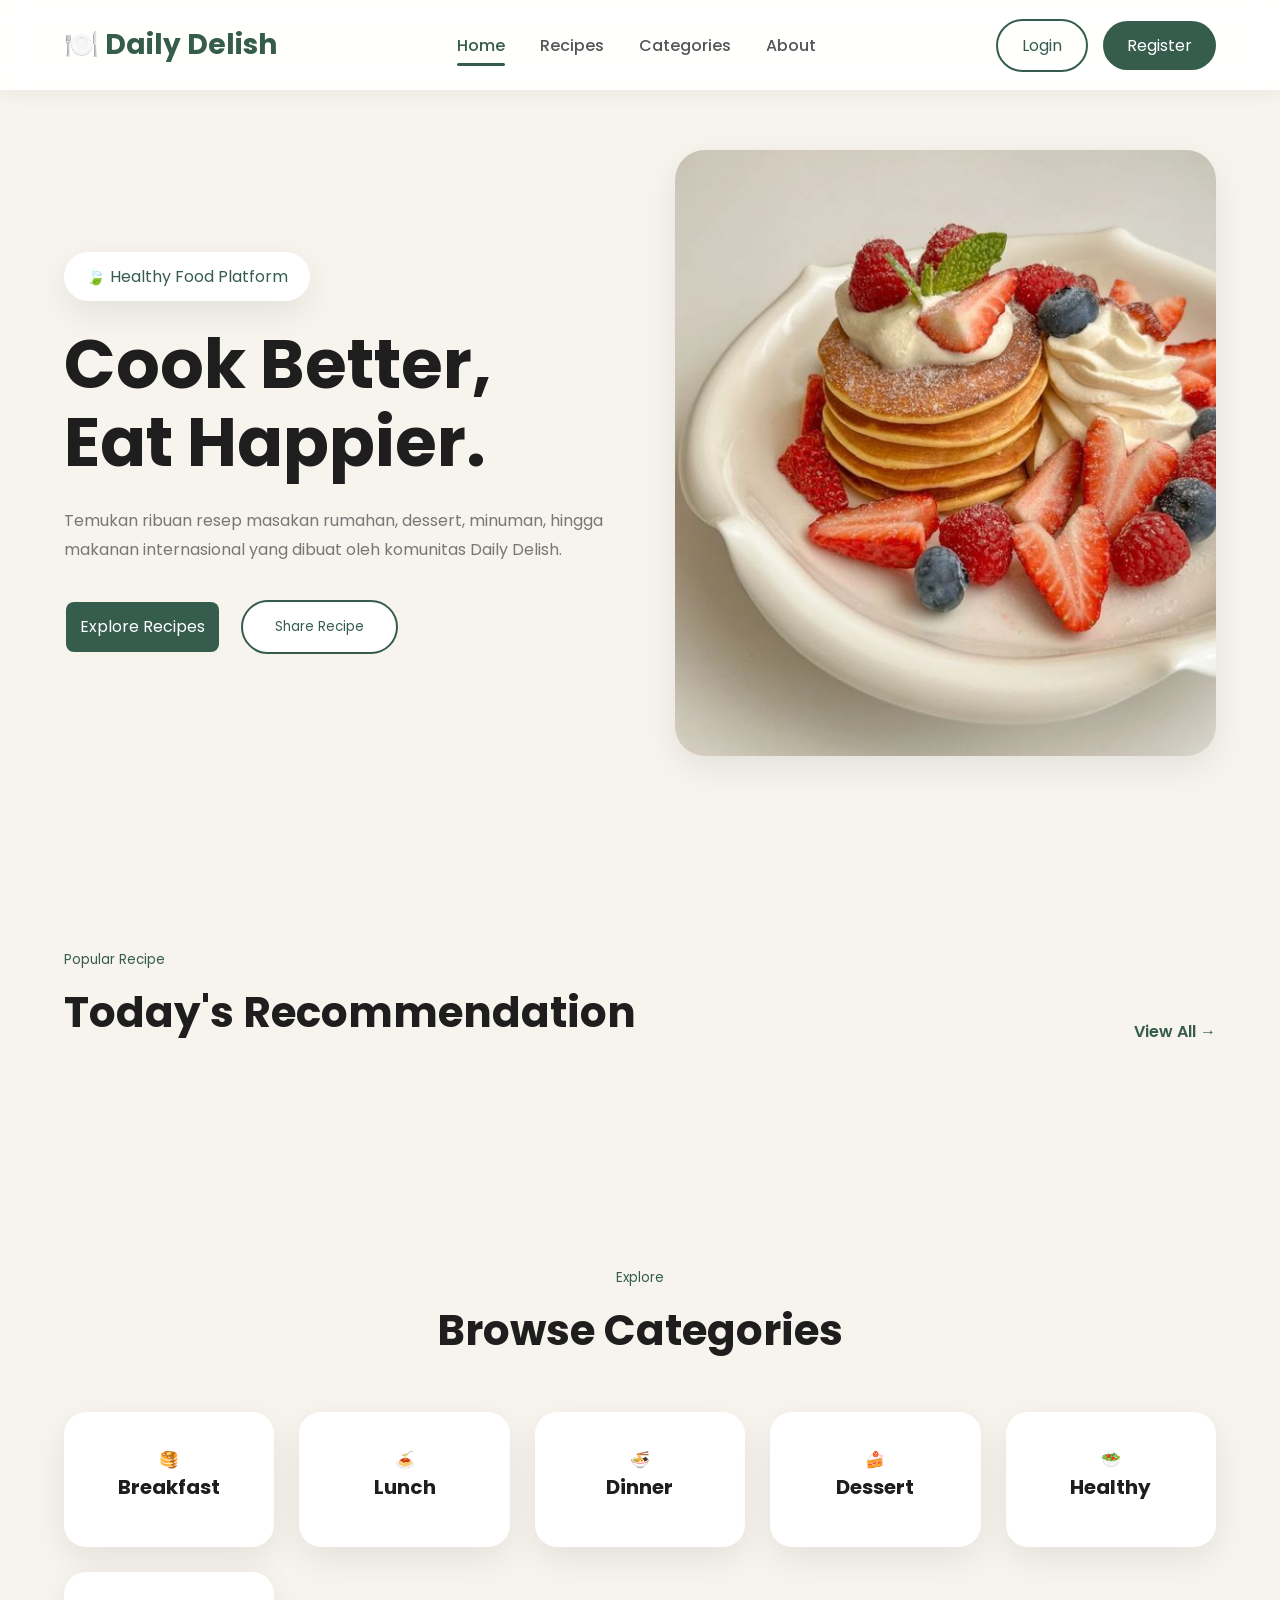
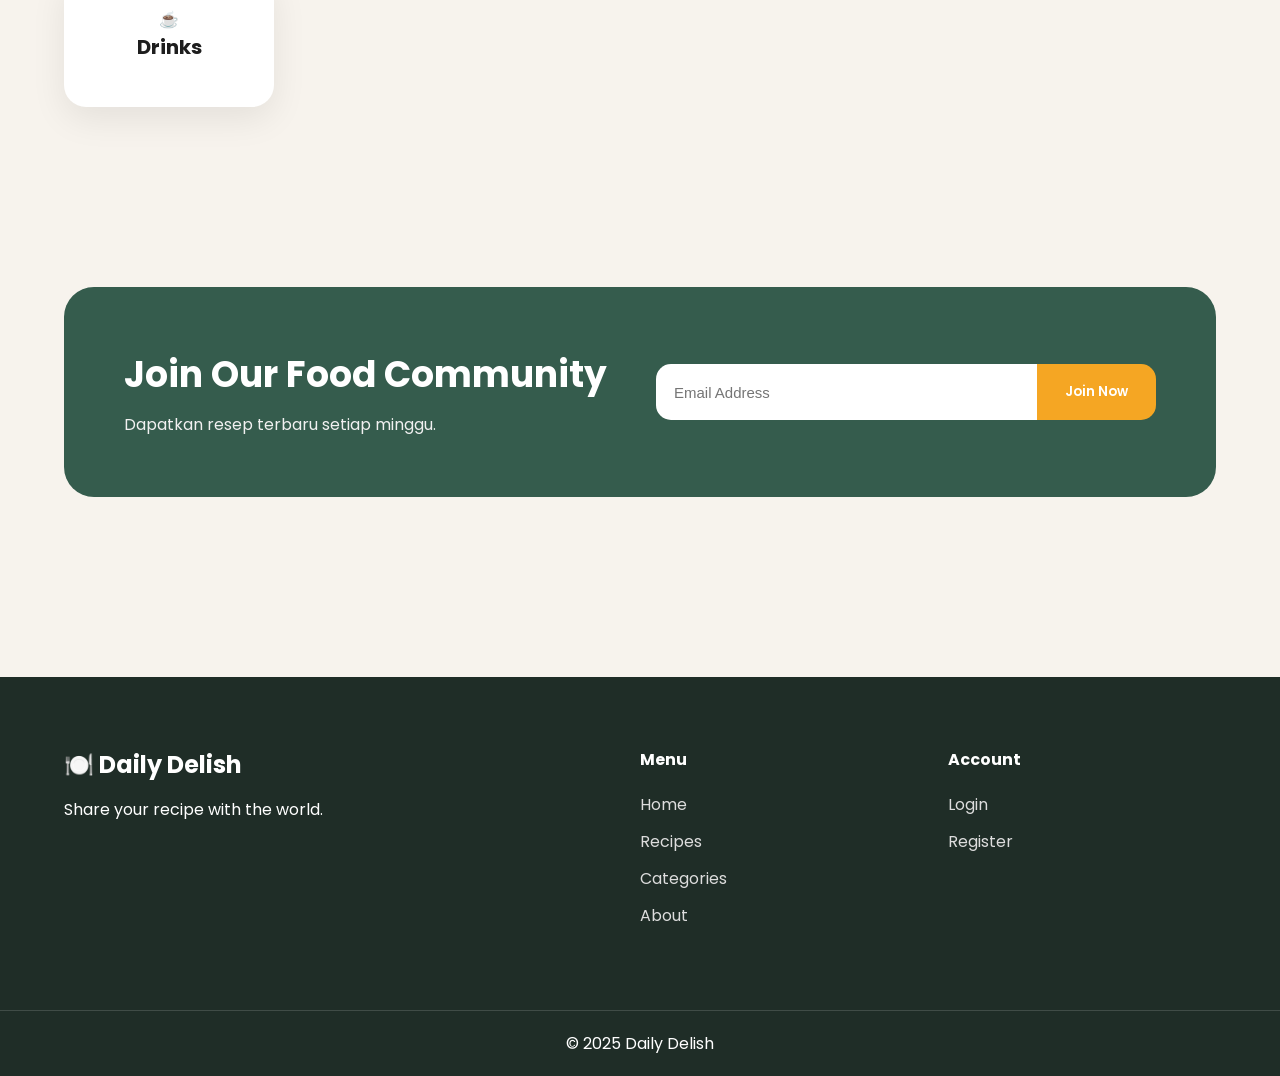
<file: index.html>
<!DOCTYPE html>
<html lang="id">

<head>

    <meta charset="UTF-8">

    <meta name="viewport" content="width=device-width, initial-scale=1.0">

    <title>Daily Delish</title>

    <link rel="stylesheet" href="css/style.css">

    <!-- Google Font -->

    <link rel="preconnect" href="https://fonts.googleapis.com">

    <link rel="preconnect" href="https://fonts.gstatic.com" crossorigin>

    <link href="https://fonts.googleapis.com/css2?family=Poppins:wght@300;400;500;600;700;800&display=swap" rel="stylesheet">

</head>

<body>

    <!-- ================= NAVBAR ================= -->

    <header>

        <div class="container navbar">

            <div class="logo">

                🍽️ Daily Delish

            </div>

            <nav>

                <a href="index.html" class="active">Home</a>

                <a href="recipes.html">Recipes</a>

                <a href="categories.html">Categories</a>

                <a href="about.html">About</a>

            </nav>

            <!-- DIUBAH -->
            <div class="menu" id="menu">

                <!-- Akan diisi oleh auth.js -->

            </div>

        </div>

    </header>

    <!-- ================= HERO ================= -->

    <section class="hero">

        <div class="container hero-container">

            <div class="hero-left">

                <span class="tag">

                    🍃 Healthy Food Platform

                </span>

                <h1>

                    Cook Better,
                    <br>
                    Eat Happier.

                </h1>

                <p>

                    Temukan ribuan resep masakan rumahan,
                    dessert, minuman, hingga makanan
                    internasional yang dibuat oleh
                    komunitas Daily Delish.

                </p>

                <div class="hero-button">

                    <button
                        class="primary"
                        onclick="location.href='recipes.html'">

                        Explore Recipes

                    </button>

                    <!-- DIUBAH -->
                    <button
                        class="secondary"
                        id="shareBtn">

                        Share Recipe

                    </button>

                </div>

            </div>

            <div class="hero-right">

                <img
                    src="assets/images/hero.png"
                    alt="Hero">

            </div>

        
        </div>

    </section>

        <!-- ================= POPULAR ================= -->

    <section class="popular">

        <div class="container">

            <div class="title">

                <div>

                    <small>Popular Recipe</small>

                    <h2>
                        Today's Recommendation
                    </h2>

                </div>

                <a href="recipes.html">
                    View All →
                </a>

            </div>

            <div
                id="recipe-list"
                class="recipe-list">

                <!-- JavaScript -->

            </div>

        </div>

    </section>

    <!-- ================= CATEGORY ================= -->

    <section class="category">

        <div class="container">

            <div class="title-center">

                <small>
                    Explore
                </small>

                <h2>
                    Browse Categories
                </h2>

            </div>

            <div class="category-grid">

                <div
                    class="category-card"
                    onclick="location.href='categories.html'">

                    🥞

                    <h3>Breakfast</h3>

                </div>

                <div
                    class="category-card"
                    onclick="location.href='categories.html'">

                    🍝

                    <h3>Lunch</h3>

                </div>

                <div
                    class="category-card"
                    onclick="location.href='categories.html'">

                    🍜

                    <h3>Dinner</h3>

                </div>

                <div
                    class="category-card"
                    onclick="location.href='categories.html'">

                    🍰

                    <h3>Dessert</h3>

                </div>

                <div
                    class="category-card"
                    onclick="location.href='categories.html'">

                    🥗

                    <h3>Healthy</h3>

                </div>

                <div
                    class="category-card"
                    onclick="location.href='categories.html'">

                    ☕

                    <h3>Drinks</h3>

                </div>

            </div>

        </div>

    </section>

        <!-- ================= NEWSLETTER ================= -->

    <section class="newsletter">

    <div class="container newsletter-box">

        <div>

            <h2>
                Join Our Food Community
            </h2>

            <p>
                Dapatkan resep terbaru setiap minggu.
            </p>

        </div>

        <form id="newsletterForm">

            <input
                type="email"
                id="newsletterEmail"
                placeholder="Email Address"
                required>

            <button type="submit">
                Join Now
            </button>

        </form>

    </div>

    </section>
    <!-- ================= FOOTER ================= -->

    <footer>

        <div class="container footer">

            <div>

                <h2>
                    🍽️ Daily Delish
                </h2>

                <p>
                    Share your recipe with the world.
                </p>

            </div>

            <div>

                <h4>
                    Menu
                </h4>

                <a href="index.html">Home</a>

                <a href="recipes.html">Recipes</a>

                <a href="categories.html">Categories</a>

                <a href="about.html">About</a>

            </div>

            <div>
                <h4>
                    Account
                </h4>

                <!-- DIUBAH -->
                <div id="footer-account">

                    <!-- Akan diisi oleh auth.js -->

                </div>

            </div>

        </div>

        <div class="copyright">
            © 2025 Daily Delish
        </div>

    </footer>

        <script src="js/main.js"></script>

    <!-- Script login -->
    <script src="js/auth.js"></script>

    <script>

        const shareBtn = document.getElementById("shareBtn");

        if (shareBtn) {

            if (localStorage.getItem("login") === "true") {

                shareBtn.onclick = function () {

                    location.href = "dashboard.html";

                };

            } else {

                shareBtn.onclick = function () {

                    location.href = "login.html";

                };

            }

        }

    </script>

    </body>

</html>
</file>
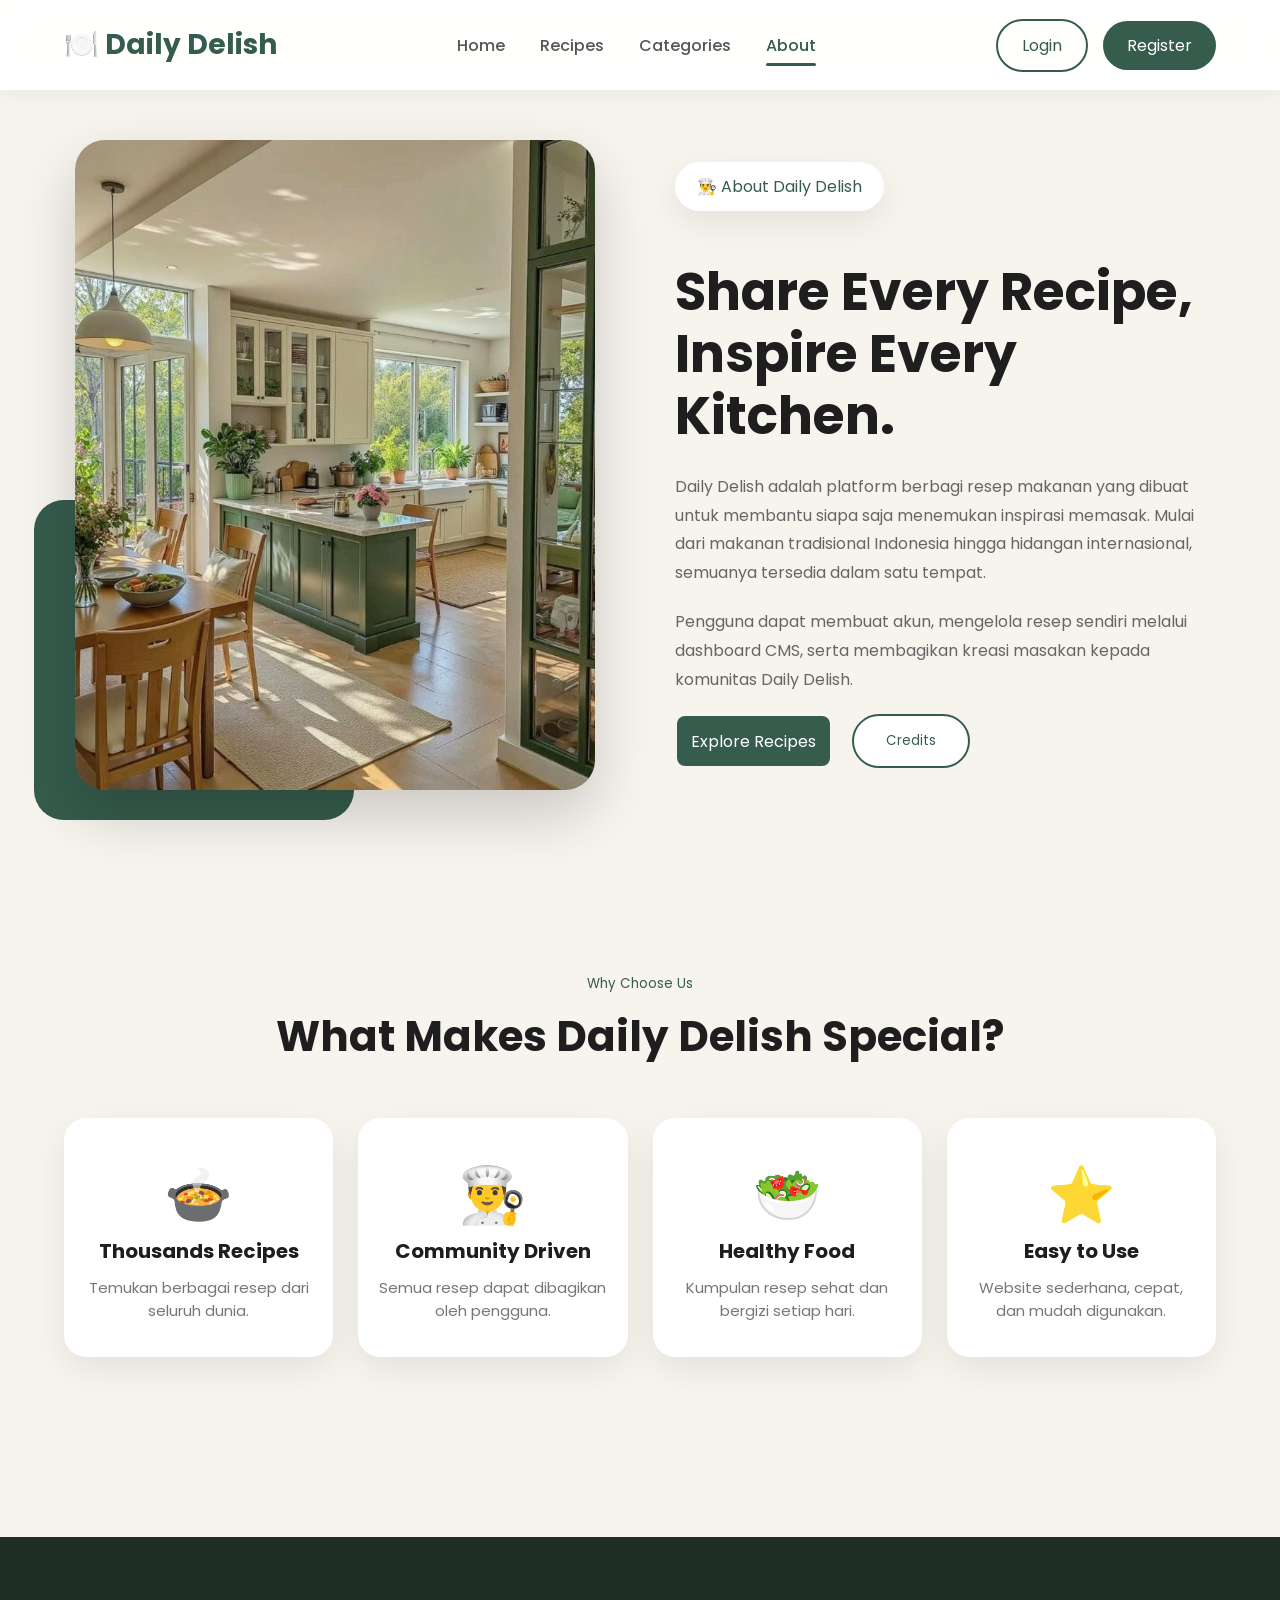
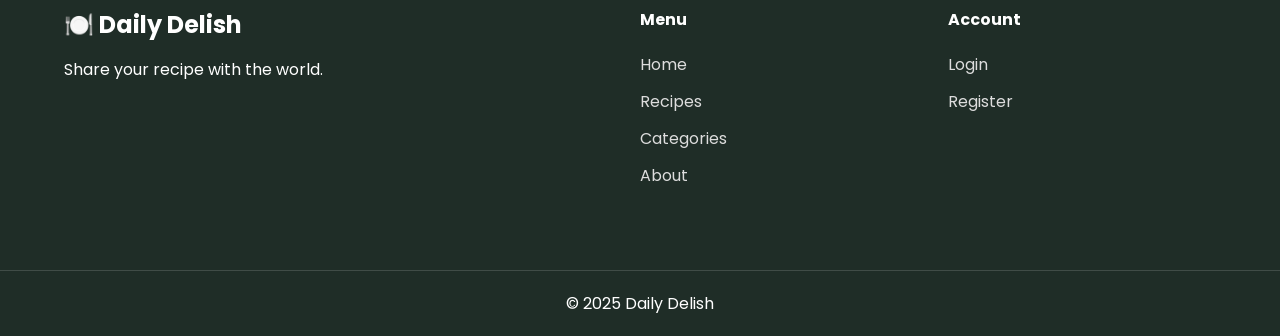
<file: about.html>
<!DOCTYPE html>
<html lang="id">

<head>

    <meta charset="UTF-8">

    <meta name="viewport" content="width=device-width, initial-scale=1.0">

    <title>About | Daily Delish</title>

    <link rel="stylesheet" href="css/style.css">

    <link href="https://fonts.googleapis.com/css2?family=Poppins:wght@300;400;500;600;700;800&display=swap" rel="stylesheet">

</head>

<body>

<header>

    <div class="container navbar">

        <div class="logo">

            🍽️ Daily Delish

        </div>

        <nav>

            <a href="index.html">Home</a>

            <a href="recipes.html">Recipes</a>

            <a href="categories.html">Categories</a>

            <a href="about.html" class="active">About</a>

        </nav>

        <div class="menu">

            <a href="login.html" class="login-btn">Login</a>

            <a href="register.html" class="register-btn">Register</a>

        </div>

    </div>

</header>

<section class="about-section">

    <div class="container about-grid">

        <!-- Gambar -->
        <div class="about-image">

            <img src="assets/images/about.jpg" alt="About Daily Delish">

        </div>

        <!-- Konten -->
        <div class="about-text">

            <span class="tag">

                👨‍🍳 About Daily Delish

            </span>

            <h1>

                Share Every Recipe,
                <br>
                Inspire Every Kitchen.

            </h1>

            <p>

                Daily Delish adalah platform berbagi resep makanan yang dibuat
                untuk membantu siapa saja menemukan inspirasi memasak.
                Mulai dari makanan tradisional Indonesia hingga hidangan
                internasional, semuanya tersedia dalam satu tempat.

            </p>

            <p>

                Pengguna dapat membuat akun, mengelola resep sendiri melalui
                dashboard CMS, serta membagikan kreasi masakan kepada
                komunitas Daily Delish.

            </p>

            <div class="hero-button">

    <button
        class="primary"
        onclick="location.href='recipes.html'">

        Explore Recipes

    </button>

    <button
        class="secondary"
        onclick="openCredits()">

        Credits

    </button>

            </div>


        </div>

    </div>

</section>

<section>

    <div class="container">

        <div class="title-center">

            <small>Why Choose Us</small>

            <h2>What Makes Daily Delish Special?</h2>

        </div>

        <div class="category-grid">

            <div class="category-card">

                <div style="font-size:55px;">🍲</div>

                <h3>Thousands Recipes</h3>

                <p>Temukan berbagai resep dari seluruh dunia.</p>

            </div>

            <div class="category-card">

                <div style="font-size:55px;">👨‍🍳</div>

                <h3>Community Driven</h3>

                <p>Semua resep dapat dibagikan oleh pengguna.</p>

            </div>

            <div class="category-card">

                <div style="font-size:55px;">🥗</div>

                <h3>Healthy Food</h3>

                <p>Kumpulan resep sehat dan bergizi setiap hari.</p>

            </div>

            <div class="category-card">

                <div style="font-size:55px;">⭐</div>

                <h3>Easy to Use</h3>

                <p>Website sederhana, cepat, dan mudah digunakan.</p>

            </div>

        </div>

    </div>

</section>

<footer>

    <div class="container footer">

        <div>

            <h2>🍽️ Daily Delish</h2>

            <p>Share your recipe with the world.</p>

        </div>

        <div>

            <h4>Menu</h4>

            <a href="index.html">Home</a>

            <a href="recipes.html">Recipes</a>

            <a href="categories.html">Categories</a>

            <a href="about.html">About</a>

        </div>

        <div>

            <h4>Account</h4>

            <a href="login.html">Login</a>

            <a href="register.html">Register</a>

        </div>

    </div>

    <div class="copyright">

        © 2025 Daily Delish

    </div>

</footer>
    <div id="creditModal" class="credit-modal">

    <div class="credit-card">

        <span class="close-credit" onclick="closeCredits()">✕</span>

        <h2>🍽️ Daily Delish</h2>

        <p class="credit-subtitle">
            Developed By
        </p>

        <div class="credit-item">
            <h3>Widya Mega Firdaus</h3>
            <p>NIM : 202401110053</p>
        </div>

        <div class="credit-item">
            <h3>Anita Redno Sari</h3>
            <p>NIM : 202401110052</p>
        </div>

        <div class="credit-item">
            <h3>Aliqa Luthfiana Syabila</h3>
            <p>NIM : 202401110046</p>
        </div>

        <div class="credit-item">
            <h3>Lola Marsanda</h3>
            <p>NIM : 202401110006</p>
        </div>

        <div class="credit-item">
            <h3>Zeinieah Amilia Putri</h3>
            <p>NIM : 202401110056</p>
        </div>

        <div class="credit-item">
            <h3>Ezrina Lativani</h3>
            <p>NIM : 202401110022</p>
        </div>

        <div class="credit-item">
            <h3>Sabrina Ayu Kartika</h3>
            <p>NIM : 202401110076</p>
        </div>

        <div class="credit-item">
            <h3>nayla firzatul jannah</h3>
            <p>NIM : 202401110005</p>
        </div>

    </div>

    </div>
    <script>

function openCredits(){

    document.getElementById("creditModal").classList.add("show");

}

function closeCredits(){

    document.getElementById("creditModal").classList.remove("show");

}

window.onclick = function(e){

    const modal = document.getElementById("creditModal");

    if(e.target === modal){

        closeCredits();

    }

}

    </script>
    <script src="js/auth.js"></script>

</body>

</html>
</file>
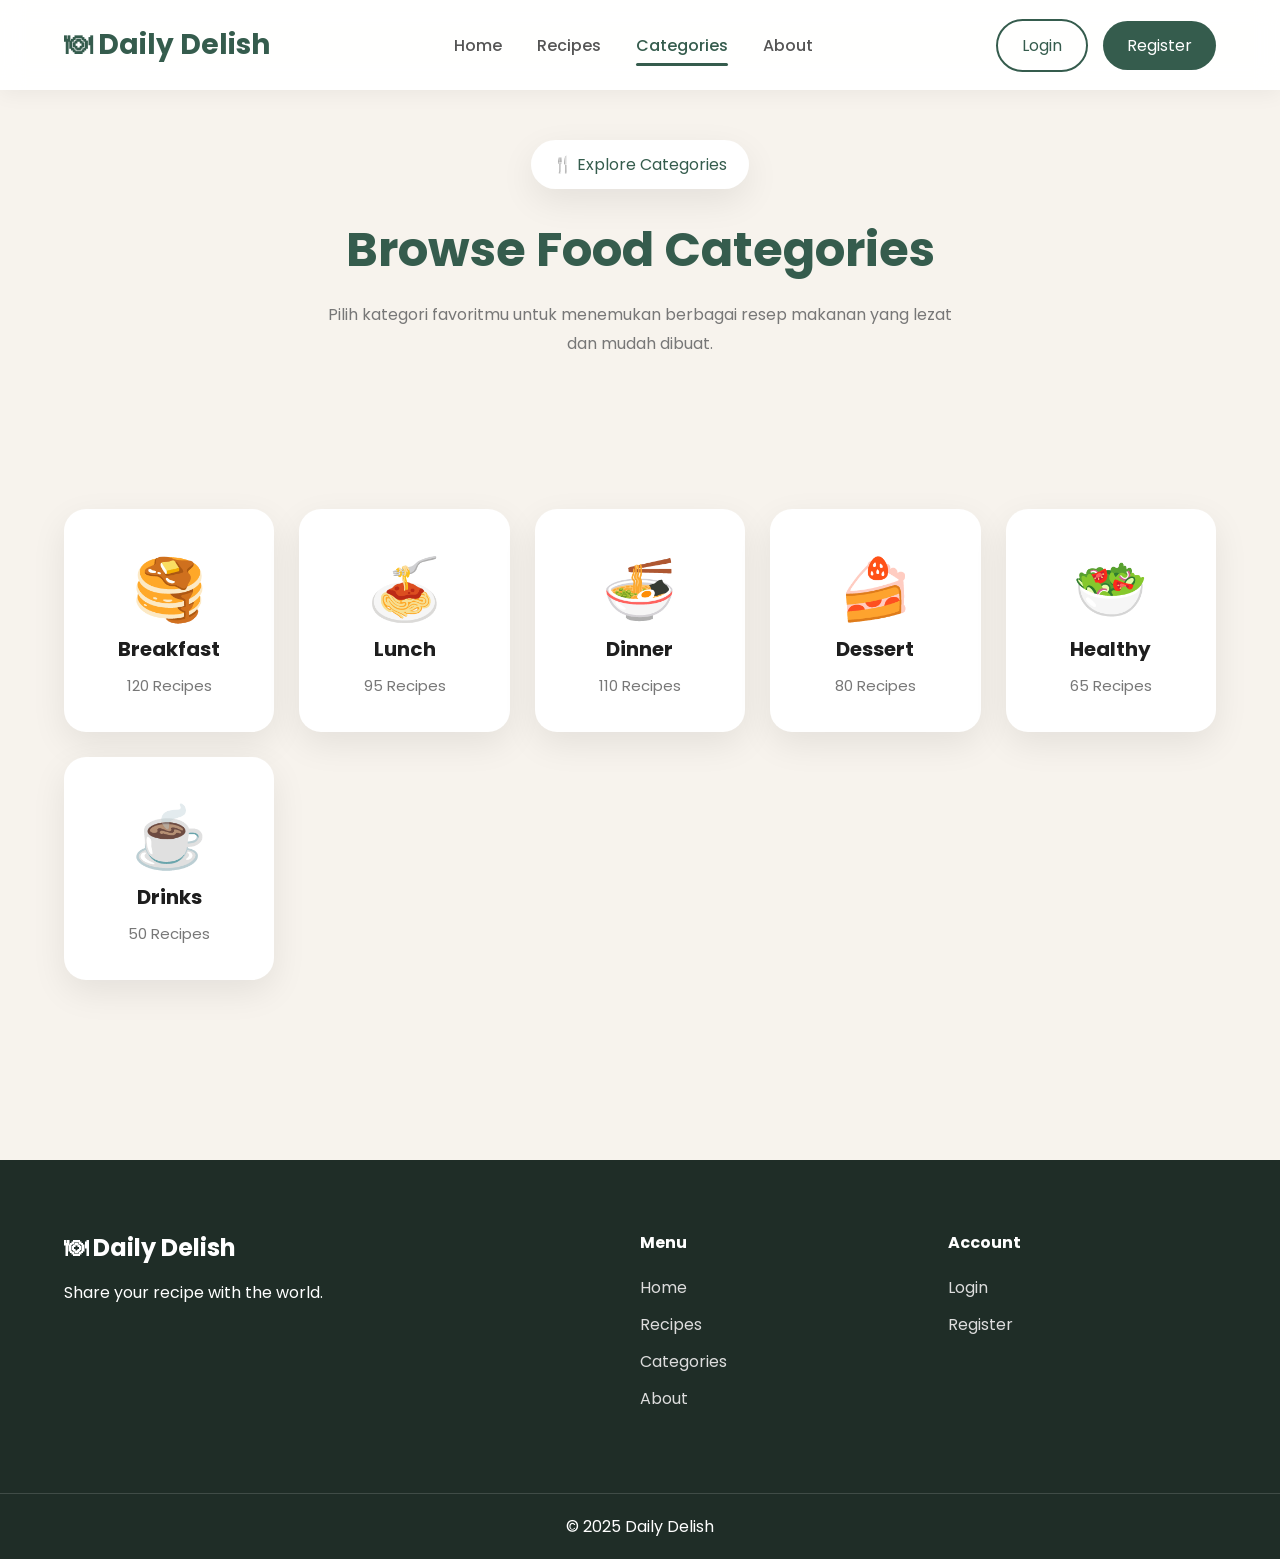
<file: categories.html>
<!DOCTYPE html>
<html lang="id">

<head>

    <meta charset="UTF-8">

    <meta name="viewport" content="width=device-width, initial-scale=1.0">

    <title>Categories | Daily Delish</title>

    <link rel="stylesheet" href="css/style.css">

    <link href="https://fonts.googleapis.com/css2?family=Poppins:wght@300;400;500;600;700;800&display=swap" rel="stylesheet">

</head>

<body>

    <!-- ================= NAVBAR ================= -->

    <header>

        <div class="container navbar">

            <div class="logo">

                
                🍽 Daily Delish

            </div>
            
            <nav>

                <a href="index.html">Home</a>

                <a href="recipes.html">Recipes</a>

                <a href="categories.html" class="active">Categories</a>

                <a href="about.html">About</a>

            </nav>

            <div class="menu">

                <a href="login.html" class="login-btn">

                    Login

                </a>

                <a href="register.html" class="register-btn">

                    Register

                </a>

            </div>

        </div>

    </header>

    <!-- ================= HERO ================= -->

    <section class="catalog-hero">

        <div class="container">

            <span class="tag">

                🍴 Explore Categories

            </span>

            <h1>

                Browse Food Categories

            </h1>

            <p>

                Pilih kategori favoritmu untuk menemukan berbagai resep
                makanan yang lezat dan mudah dibuat.

            </p>

        </div>

    </section>

    <!-- ================= CATEGORY ================= -->

    <section class="category-page">

        <div class="container">

            <div class="category-grid" id="categoryList">

                <!-- JavaScript -->

            </div>

        </div>

    </section>

    <!-- ================= FOOTER ================= -->

    <footer>

        <div class="container footer">

            <div>

                <h2>

                    🍽 Daily Delish

                </h2>

                <p>

                    Share your recipe with the world.

                </p>

            </div>

            <div>

                <h4>

                    Menu

                </h4>

                <a href="index.html">Home</a>

                <a href="recipes.html">Recipes</a>

                <a href="categories.html">Categories</a>

                <a href="about.html">About</a>

            </div>

            <div>

                <h4>

                    Account

                </h4>

                <a href="login.html">Login</a>

                <a href="register.html">Register</a>

            </div>

        </div>

        <div class="copyright">

            © 2025 Daily Delish

        </div>

    </footer>

    <script src="js/categories.js"></script>
    <script src="js/auth.js"></script>

</body>

</html>
</file>
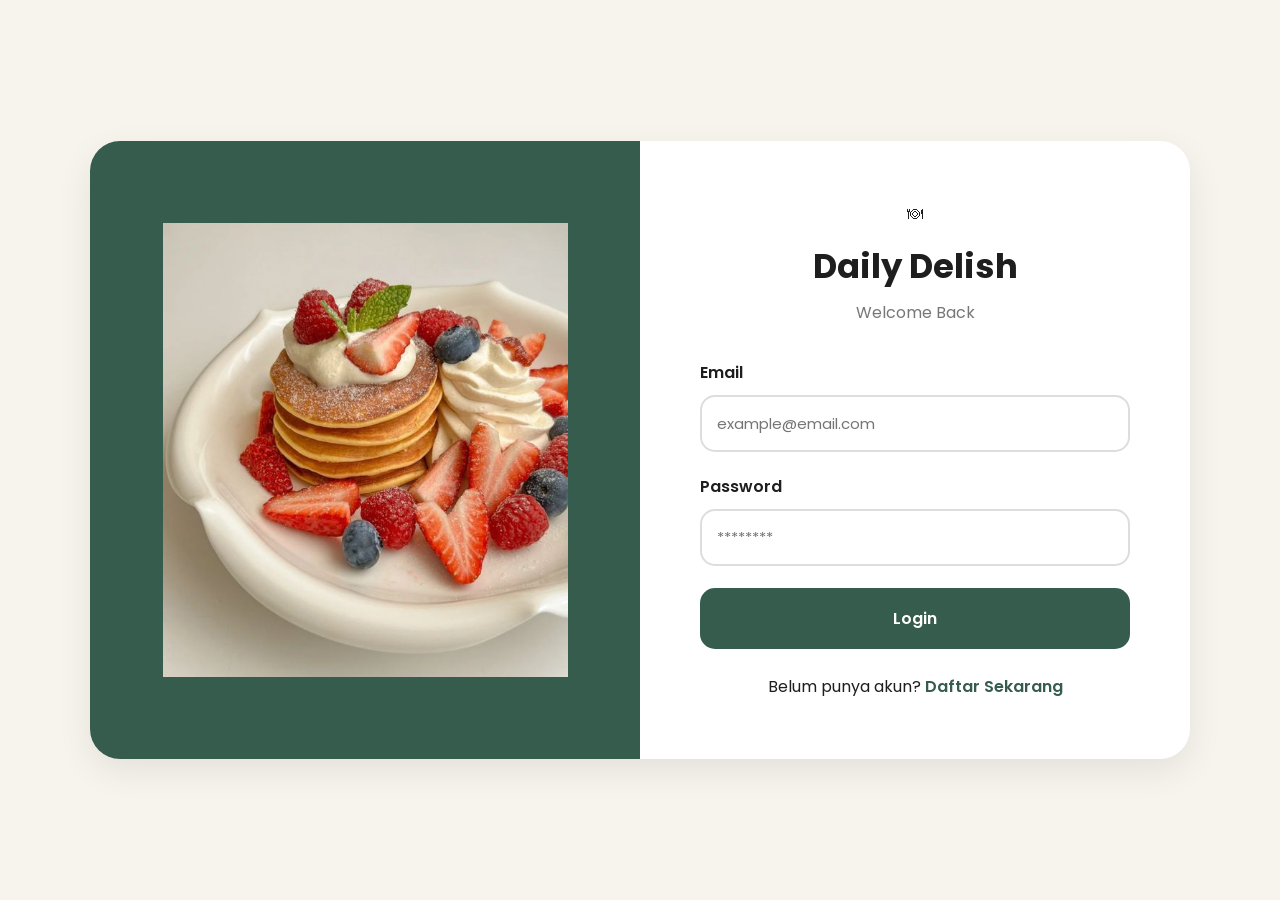
<file: dasboard.html>
<!DOCTYPE html>
<html lang="id">

<head>

    <meta charset="UTF-8">

    <meta name="viewport" content="width=device-width, initial-scale=1.0">

    <title>Dashboard | Daily Delish</title>

    <link rel="stylesheet" href="css/style.css">

    <link href="https://fonts.googleapis.com/css2?family=Poppins:wght@300;400;500;600;700;800&display=swap" rel="stylesheet">

</head>

<body class="dashboard-page">

<div class="dashboard">

    <!-- ================= SIDEBAR ================= -->

    <aside class="sidebar">

        <div class="brand">

            🍽 <span>Daily Delish</span>

        </div>

        <ul>

            <li class="active">

                🏠 Dashboard

            </li>

            <li onclick="location.href='add-recipe.html'">

                ➕ Add Recipe

            </li>

            <li onclick="location.href='index.html'">

                🍲 View Website

            </li>

            <li>

                📂 Categories

            </li>

            <li>

                👤 Profile

            </li>

            <li id="logout">

                🚪 Logout

            </li>

        </ul>

    </aside>

    <!-- ================= CONTENT ================= -->

    <main class="content">

        <!-- TOPBAR -->

        <div class="topbar">

            <div>

                <h1>Welcome Back 👋</h1>

                <p>Kelola semua resep makananmu di sini.</p>

            </div>

            <button
                class="primary"
                onclick="location.href='add-recipe.html'">

                + Add Recipe

            </button>

        </div>

        <!-- SEARCH -->

        <div class="dashboard-search">

            <input
                type="text"
                placeholder="Cari resep..."
                onkeyup="searchRecipe(this.value)">

        </div>

        <!-- STATS -->

        <section class="stats">

            <div class="stat-card">

                <h3>0</h3>

                <p>Total Recipes</p>

            </div>

            <div class="stat-card">

                <h3>0</h3>

                <p>Published</p>

            </div>

            <div class="stat-card">

                <h3>0</h3>

                <p>Draft</p>

            </div>

        </section>

        <!-- TABLE -->

        <section class="table-box">

            <div class="table-header">

                <h2>My Recipes</h2>

            </div>

            <table>

                <thead>

                    <tr>

                        <th>Image</th>

                        <th>Recipe</th>

                        <th>Category</th>

                        <th>Time</th>

                        <th>Action</th>

                    </tr>

                </thead>

                <tbody id="recipeTable">

                </tbody>

            </table>

        </section>

    </main>

</div>

<script src="js/dashboard.js"></script>

</body>

</html>
</file>
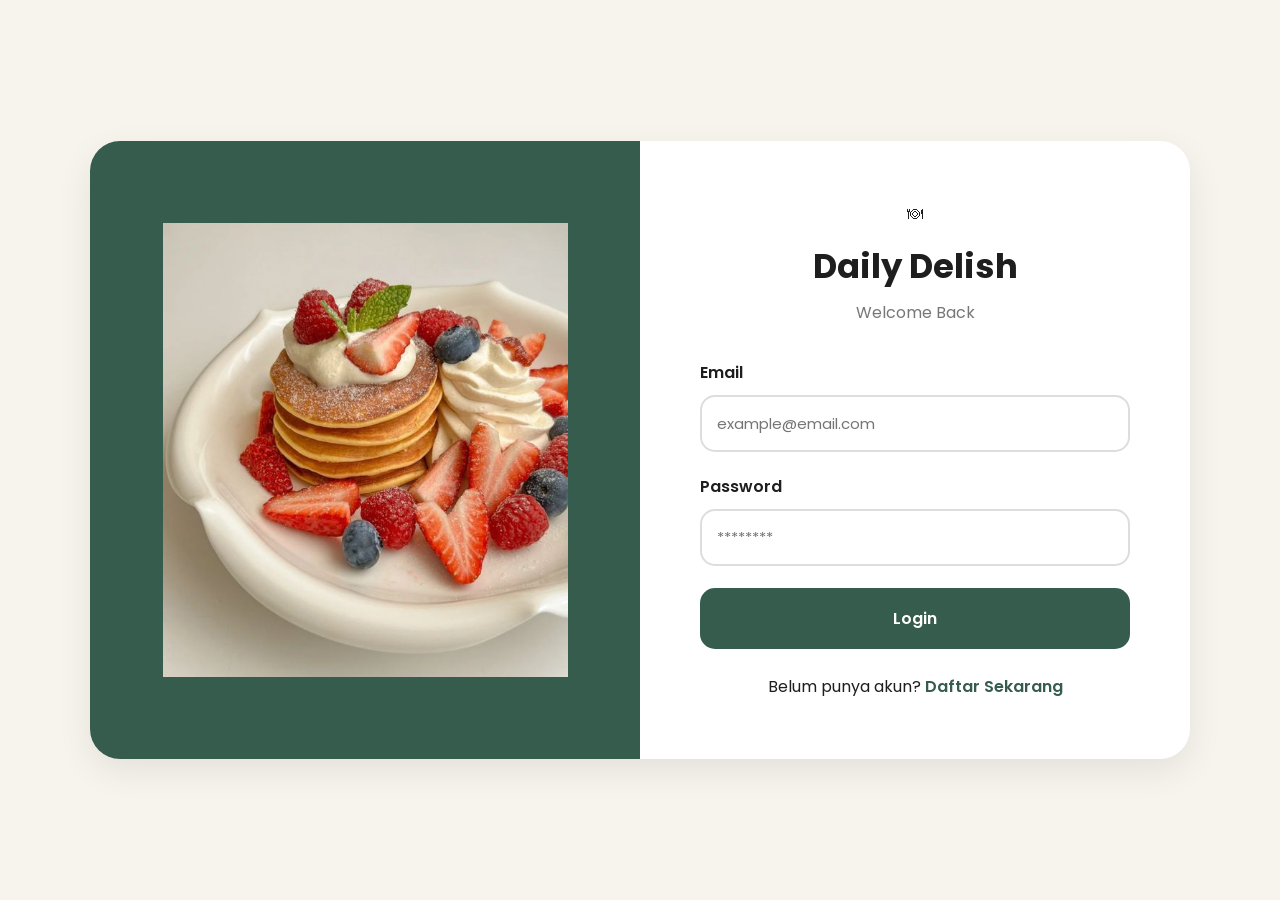
<file: login.html>
<!DOCTYPE html>
<html lang="id">

<head>

    <meta charset="UTF-8">

    <meta name="viewport" content="width=device-width, initial-scale=1.0">

    <title>Login | Daily Delish</title>

    <link rel="stylesheet" href="css/style.css">

    <link href="https://fonts.googleapis.com/css2?family=Poppins:wght@300;400;500;600;700&display=swap" rel="stylesheet">

</head>

<body class="login-page">

<div class="login-wrapper">

    <div class="login-image">

        <img src="assets/images/login-food.png" alt="Food">

    </div>

    <div class="login-card">

        <div class="login-logo">

            🍽

            <h2>Daily Delish</h2>

            <p>Welcome Back</p>

        </div>

        <form id="loginForm">

            <div class="input-group">

                <label>Email</label>

                <input
                type="email"
                id="email"
                placeholder="example@email.com"
                required>

            </div>

            <div class="input-group">

                <label>Password</label>

                <input
                type="password"
                id="password"
                placeholder="********"
                required>

            </div>

            <button class="login-submit">

                Login

            </button>

        </form>

        <p class="register-link">

            Belum punya akun?

            <a href="register.html">

                Daftar Sekarang

            </a>

        </p>

    </div>

</div>

<script src="js/auth.js"></script>

</body>

</html>
</file>
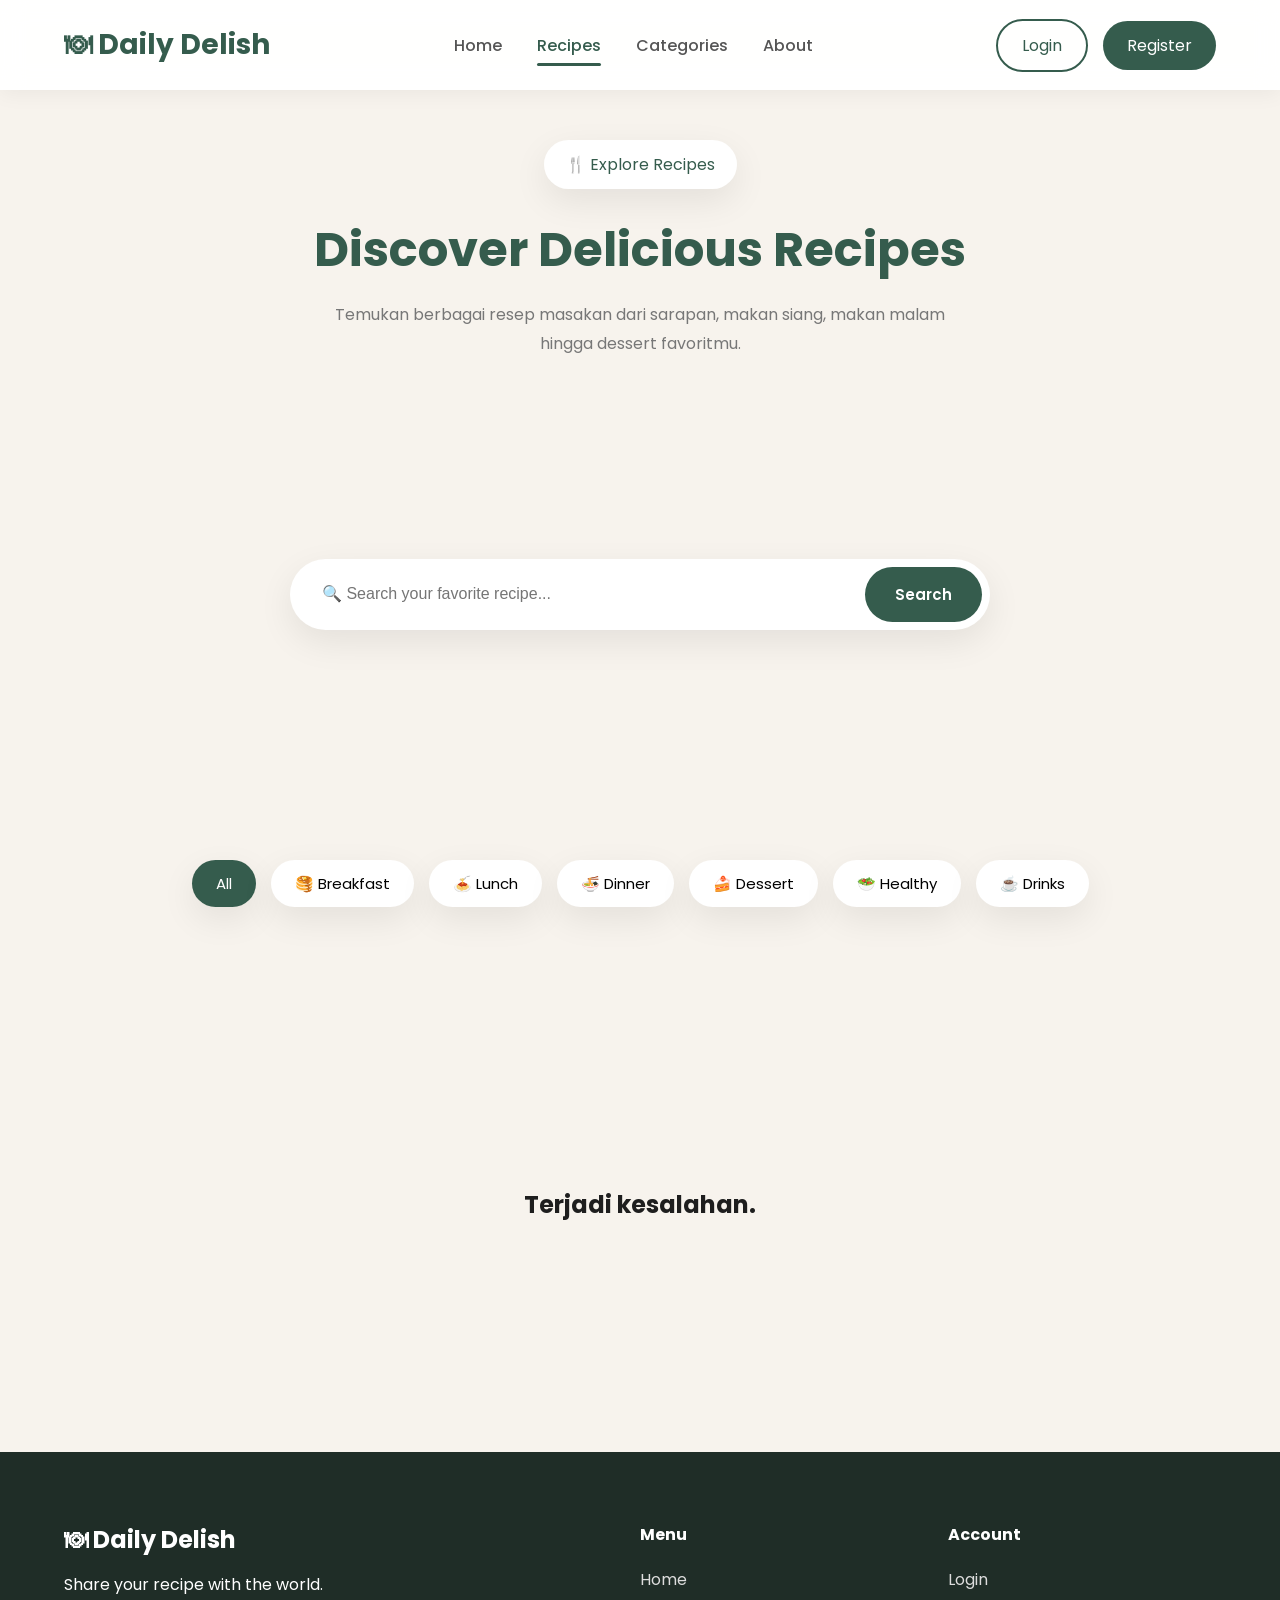
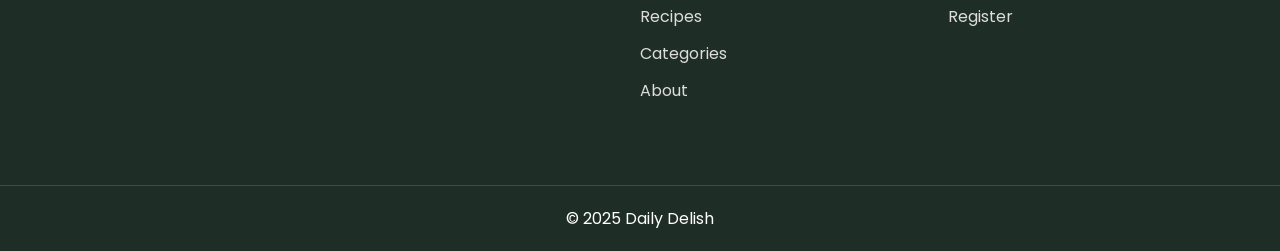
<file: recipes.html>
<!DOCTYPE html>
<html lang="id">

<head>

    <meta charset="UTF-8">

    <meta name="viewport" content="width=device-width, initial-scale=1.0">

    <title>Recipes | Daily Delish</title>

    <link rel="stylesheet" href="css/style.css">

    <link href="https://fonts.googleapis.com/css2?family=Poppins:wght@300;400;500;600;700;800&display=swap" rel="stylesheet">

</head>

<body>

    <!-- ================= NAVBAR ================= -->

    <header>

        <div class="container navbar">

            <div class="logo">
                🍽 Daily Delish
            </div>

            <nav>

                <a href="index.html">Home</a>

                <a href="recipes.html" class="active">Recipes</a>

                <a href="categories.html">Categories</a>

                <a href="about.html">About</a>

            </nav>

            <div class="menu">

                <a href="login.html" class="login-btn">
                    Login
                </a>

                <a href="register.html" class="register-btn">
                    Register
                </a>

            </div>

        </div>

    </header>

    <!-- ================= HERO ================= -->

    <section class="catalog-hero">

        <div class="container">

            <span class="tag">
                🍴 Explore Recipes
            </span>

            <h1>
                Discover Delicious Recipes
            </h1>

            <p>
                Temukan berbagai resep masakan dari sarapan,
                makan siang, makan malam hingga dessert favoritmu.
            </p>

        </div>

    </section>

    <!-- ================= SEARCH ================= -->

    <section class="catalog-search">

        <div class="search-box">

            <input
                type="text"
                id="searchRecipe"
                placeholder="🔍 Search your favorite recipe...">

            <button type="button">
                Search
            </button>

        </div>

    </section>

    <!-- ================= FILTER ================= -->

    <section>

        <div class="container">

            <div class="filter-category">

                <button class="active" data-category="All">
                    All
                </button>

                <button data-category="Breakfast">
                    🥞 Breakfast
                </button>

                <button data-category="Lunch">
                    🍝 Lunch
                </button>

                <button data-category="Dinner">
                    🍜 Dinner
                </button>

                <button data-category="Dessert">
                    🍰 Dessert
                </button>

                <button data-category="Healthy">
                    🥗 Healthy
                </button>

                <button data-category="Drinks">
                    ☕ Drinks
                </button>

            </div>

        </div>

    </section>

    <!-- ================= RECIPE LIST ================= -->

    <section>

        <div class="container">

            <div
                class="recipe-list"
                id="recipe-list">

                <!-- JavaScript -->

            </div>

        </div>

    </section>

    <!-- ================= FOOTER ================= -->

    <footer>

        <div class="container footer">

            <div>

                <h2>🍽 Daily Delish</h2>

                <p>
                    Share your recipe with the world.
                </p>

            </div>

            <div>

                <h4>Menu</h4>

                <a href="index.html">Home</a>

                <a href="recipes.html">Recipes</a>

                <a href="categories.html">Categories</a>

                <a href="about.html">About</a>

            </div>

            <div>

                <h4>Account</h4>

                <a href="login.html">Login</a>

                <a href="register.html">Register</a>

            </div>

        </div>

        <div class="copyright">
            © 2025 Daily Delish
        </div>

    </footer>

    <script src="js/recipes.js"></script>
    <script src="js/auth.js"></script>

</body>

</html>
</file>
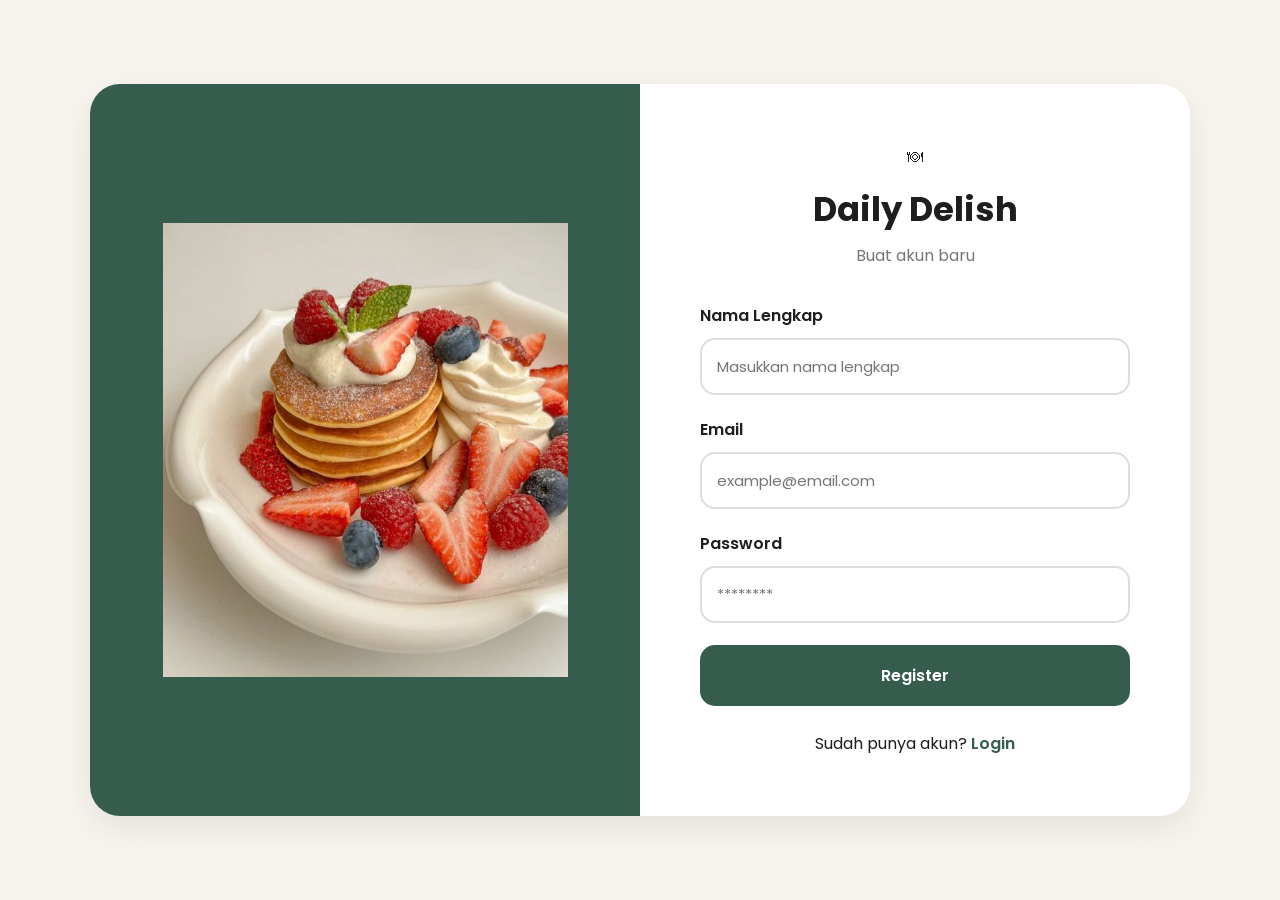
<file: register.html>
<!DOCTYPE html>
<html lang="id">

<head>

    <meta charset="UTF-8">

    <meta name="viewport" content="width=device-width, initial-scale=1.0">

    <title>Register | Daily Delish</title>

    <link rel="stylesheet" href="css/style.css">

    <link href="https://fonts.googleapis.com/css2?family=Poppins:wght@300;400;500;600;700&display=swap" rel="stylesheet">

</head>

<body class="login-page">

<div class="login-wrapper">

    <!-- Gambar -->

    <div class="login-image">

        <img src="assets/images/login-food.png" alt="Food">

    </div>

    <!-- Register Card -->

    <div class="login-card">

        <div class="login-logo">

            🍽

            <h2>Daily Delish</h2>

            <p>Buat akun baru</p>

        </div>

        <form id="registerForm">

            <div class="input-group">

                <label>Nama Lengkap</label>

                <input
                    type="text"
                    id="name"
                    placeholder="Masukkan nama lengkap"
                    required>

            </div>

            <div class="input-group">

                <label>Email</label>

                <input
                    type="email"
                    id="email"
                    placeholder="example@email.com"
                    required>

            </div>

            <div class="input-group">

                <label>Password</label>

                <input
                    type="password"
                    id="password"
                    placeholder="********"
                    required>

            </div>

            <button
                type="submit"
                class="login-submit">

                Register

            </button>

        </form>

        <p class="register-link">

            Sudah punya akun?

            <a href="login.html">

                Login

            </a>

        </p>

    </div>

</div>

<script src="js/register.js"></script>

</body>

</html>
</file>
<file: css/style.css>
/* ==================================
   DAILY DELISH V2.0
=================================== */

@import url('https://fonts.googleapis.com/css2?family=Poppins:wght@300;400;500;600;700;800&display=swap');

/* ==========================
        ROOT
========================== */

:root{

    --primary:#355C4D;
    --primary-dark:#28463A;
    --secondary:#F7F3ED;
    --white:#FFFFFF;
    --black:#1E1E1E;
    --gray:#777777;
    --light:#F9F9F9;
    --orange:#F5A623;

    --radius:22px;

    --shadow:0 12px 35px rgba(0,0,0,.08);

}

/* ==========================
        RESET
========================== */

*{

    margin:0;
    padding:0;
    box-sizing:border-box;

}

html{

    scroll-behavior:smooth;

}

body{

    font-family:"Poppins",sans-serif;
    background:var(--secondary);
    color:var(--black);
    overflow-x:hidden;

}

img{

    width:100%;
    display:block;

}

a{

    text-decoration:none;
    color:inherit;

}

button{

    border:none;
    outline:none;
    cursor:pointer;
    font-family:"Poppins",sans-serif;

}

.container{

    width:90%;
    max-width:1200px;
    margin:auto;

}

/* ==========================
        NAVBAR
========================== */

header{

    position:fixed;
    top:0;
    left:0;
    width:100%;
    height:90px;

    background:rgba(255,255,255,.95);

    backdrop-filter:blur(12px);

    z-index:999;

    box-shadow:0 4px 20px rgba(0,0,0,.05);

}

.navbar{

    height:90px;

    display:flex;

    justify-content:space-between;

    align-items:center;

}

.logo{

    font-size:28px;

    font-weight:700;

    color:var(--primary);

}

nav{

    display:flex;

    gap:35px;

}

nav a{

    position:relative;

    color:#555;

    font-weight:500;

    transition:.3s;

}

nav a:hover{

    color:var(--primary);

}

nav a.active{

    color:var(--primary);

}

nav a.active::after,

nav a:hover::after{

    content:"";

    position:absolute;

    left:0;

    bottom:-8px;

    width:100%;

    height:3px;

    background:var(--primary);

    border-radius:20px;

}

.menu{

    display:flex;

    align-items:center;

    gap:15px;

}

.login-btn{

    padding:12px 24px;

    border:2px solid var(--primary);

    border-radius:50px;

    color:var(--primary);

    transition:.3s;

}

.login-btn:hover{

    background:var(--primary);

    color:white;

}

.register-btn{

    padding:12px 24px;

    background:var(--primary);

    color:white;

    border-radius:50px;

    transition:.3s;

}

.register-btn:hover{

    background:var(--primary-dark);

}

/* ==========================
          HERO
========================== */

.hero{

    padding-top:150px;

    padding-bottom:100px;

}

.hero-container{

    display:grid;

    grid-template-columns:repeat(2,1fr);

    align-items:center;

    gap:70px;

}

.tag{

    display:inline-block;

    padding:12px 22px;

    background:white;

    border-radius:50px;

    color:var(--primary);

    box-shadow:var(--shadow);

    margin-bottom:25px;

}

.hero-left h1{

    font-size:68px;

    line-height:78px;

    margin-bottom:25px;

}

.hero-left p{

    color:var(--gray);

    line-height:1.8;

    margin-bottom:35px;

}

.hero-button{

    display:flex;

    gap:20px;

}

.primary{

    padding:15px 32px;

    background:var(--primary);

    color:white;

    border-radius:50px;

    font-size:16px;

    transition:.3s;

}

.primary:hover{

    background:var(--primary-dark);

}

.secondary{

    padding:15px 32px;

    border-radius:50px;

    border:2px solid var(--primary);

    background:white;

    color:var(--primary);

    transition:.3s;

}

.secondary:hover{

    background:var(--primary);

    color:white;

}

.hero-right img{

    border-radius:30px;

    box-shadow:var(--shadow);

}

/* ==========================
        SECTION TITLE
========================== */

section{

    padding:90px 0;

}

.title{

    display:flex;

    justify-content:space-between;

    align-items:flex-end;

    margin-bottom:40px;

}

.title small{

    color:var(--primary);

}

.title h2{

    font-size:42px;

    margin-top:10px;

}

.title a{

    color:var(--primary);

    font-weight:600;

}

.title-center{

    text-align:center;

    margin-bottom:50px;

}

.title-center small{

    color:var(--primary);

}

.title-center h2{

    font-size:42px;

    margin-top:10px;

}

/* ==========================
      RECIPE CARD
========================== */

.recipe-list{

    display:grid;

    grid-template-columns:repeat(auto-fit,minmax(280px,1fr));

    gap:30px;

}

.recipe-card{

    background:white;

    border-radius:25px;

    overflow:hidden;

    box-shadow:var(--shadow);

    transition:.35s;

}

.recipe-card:hover{

    transform:translateY(-8px);

}

.recipe-card img{

    width:100%;

    height:220px;

    object-fit:cover;

}

.recipe-content{

    padding:22px;

}

.recipe-content h3{

    font-size:22px;

    margin-bottom:12px;

}

.recipe-content p{

    color:var(--gray);

    line-height:1.7;

    margin-bottom:18px;

}

.recipe-info{

    display:flex;

    justify-content:space-between;

    align-items:center;

    margin-bottom:20px;

    color:var(--gray);

    font-size:15px;

}

.recipe-content .primary{

    width:100%;

}


/* ==========================
      CATEGORY
========================== */

.category-grid{

    display:grid;

    grid-template-columns:repeat(auto-fit,minmax(180px,1fr));

    gap:25px;

}

.category-card{

    background:white;

    border-radius:22px;

    padding:35px 20px;

    text-align:center;

    box-shadow:var(--shadow);

    cursor:pointer;

    transition:.35s;

}

.category-card:hover{

    transform:translateY(-8px);

}

.category-card span{

    display:block;

    font-size:52px;

    margin-bottom:18px;

}

.category-card h3{

    font-size:20px;

    margin-bottom:10px;

}

.category-card p{

    color:var(--gray);

    font-size:15px;

}


/* ==========================
      NEWSLETTER
========================== */

.newsletter-box{

    background:var(--primary);

    color:white;

    border-radius:30px;

    padding:60px;

    display:flex;

    justify-content:space-between;

    align-items:center;

    gap:40px;

}

.newsletter-box h2{

    font-size:36px;

    margin-bottom:10px;

}

.newsletter-box p{

    color:#f1f1f1;

}

.newsletter-box form{

    display:flex;

    width:100%;

    max-width:500px;

}

.newsletter-box input{

    flex:1;

    padding:18px;

    border:none;

    border-radius:15px 0 0 15px;

    font-size:15px;

}

.newsletter-box input:focus{

    outline:none;

}

.newsletter-box button{

    padding:18px 28px;

    background:var(--orange);

    color:white;

    border-radius:0 15px 15px 0;

    font-weight:600;

}


/* ==========================
      FOOTER
========================== */

footer{

    background:#1f2d27;

    color:white;

    margin-top:90px;

}

.footer{

    display:grid;

    grid-template-columns:2fr 1fr 1fr;

    gap:40px;

    padding:70px 0;

}

.footer h2{

    margin-bottom:15px;

}

.footer h4{

    margin-bottom:20px;

}

.footer a{

    display:block;

    color:#ddd;

    margin-bottom:12px;

    transition:.3s;

}

.footer a:hover{

    color:white;

}

.copyright{

    text-align:center;

    padding:20px;

    border-top:1px solid rgba(255,255,255,.15);

}


/* ==========================
      RESPONSIVE HOME
========================== */

@media(max-width:992px){

.hero-container{

    grid-template-columns:1fr;

}

.hero-left{

    text-align:center;

}

.hero-button{

    justify-content:center;

}

.hero-left h1{

    font-size:52px;

    line-height:60px;

}

.newsletter-box{

    flex-direction:column;

    text-align:center;

}

.footer{

    grid-template-columns:1fr;

    text-align:center;

}

}

@media(max-width:768px){

.navbar{

    flex-direction:column;

    justify-content:center;

    gap:18px;

    height:auto;

    padding:20px 0;

}

nav{

    flex-wrap:wrap;

    justify-content:center;

}

.menu{

    justify-content:center;

}

.hero{

    padding-top:220px;

}

.hero-left h1{

    font-size:40px;

    line-height:48px;

}

.newsletter-box{

    padding:35px;

}

.newsletter-box form{

    flex-direction:column;

}

.newsletter-box input{

    width:100%;

    border-radius:15px;

    margin-bottom:12px;

}

.newsletter-box button{

    width:100%;

    border-radius:15px;

}

}

/* ==========================
        LOGIN & REGISTER
========================== */

.login-page{

    background:var(--secondary);
    min-height:100vh;

    display:flex;

    justify-content:center;

    align-items:center;

    padding:40px;

}

.login-wrapper{

    width:1100px;

    background:white;

    border-radius:30px;

    overflow:hidden;

    display:grid;

    grid-template-columns:1fr 1fr;

    box-shadow:var(--shadow);

}

.login-image{

    background:var(--primary);

    display:flex;

    justify-content:center;

    align-items:center;

    padding:50px;

}

.login-image img{

    width:90%;
    max-width:420px;

}

.login-card{

    padding:60px;

}

.login-logo{

    text-align:center;

    margin-bottom:35px;

}

.login-logo h2{

    font-size:34px;

    margin-top:15px;

}

.login-logo p{

    color:var(--gray);

    margin-top:8px;

}

.input-group{

    margin-bottom:22px;

}

.input-group label{

    display:block;

    margin-bottom:10px;

    font-weight:600;

}

.input-group input,

.input-group textarea,

.input-group select{

    width:100%;

    padding:15px;

    border:2px solid #ddd;

    border-radius:15px;

    font-size:15px;

    font-family:Poppins;

    transition:.3s;

}

.input-group textarea{

    resize:vertical;

    min-height:140px;

}

.input-group input:focus,

.input-group textarea:focus,

.input-group select:focus{

    outline:none;

    border-color:var(--primary);

}

.login-submit{

    width:100%;

    padding:18px;

    border-radius:15px;

    background:var(--primary);

    color:white;

    font-size:16px;

    font-weight:600;

    transition:.3s;

}

.login-submit:hover{

    background:var(--primary-dark);

}

.register-link{

    text-align:center;

    margin-top:25px;

}

.register-link a{

    color:var(--primary);

    font-weight:600;

}


/* ==========================
        DASHBOARD
========================== */

.dashboard-page{

    background:var(--secondary);

}

.dashboard{

    display:grid;

    grid-template-columns:270px 1fr;

    min-height:100vh;

}


/* Sidebar */

.sidebar{

    background:var(--primary);

    color:white;

    padding:35px;

}

.brand{

    font-size:28px;

    font-weight:700;

    margin-bottom:45px;

}

.sidebar ul{

    list-style:none;

}

.sidebar li{

    padding:16px 18px;

    border-radius:15px;

    margin-bottom:10px;

    cursor:pointer;

    transition:.3s;

}

.sidebar li:hover,

.sidebar li.active{

    background:rgba(255,255,255,.15);

}


/* Content */

.content{

    padding:40px;

}

.topbar{

    display:flex;

    justify-content:space-between;

    align-items:center;

    margin-bottom:30px;

}


/* ==========================
        SEARCH
========================== */

.dashboard-search{

    margin-bottom:30px;

}

.dashboard-search input{

    width:100%;

    max-width:420px;

    padding:15px 20px;

    border:2px solid #ddd;

    border-radius:15px;

    font-size:15px;

}

.dashboard-search input:focus{

    outline:none;

    border-color:var(--primary);

}


/* ==========================
        STAT CARD
========================== */

.stats{

    display:grid;

    grid-template-columns:repeat(3,1fr);

    gap:20px;

    margin-bottom:35px;

}

.stat-card{

    background:white;

    border-radius:22px;

    padding:30px;

    box-shadow:var(--shadow);

}

.stat-card h3{

    font-size:42px;

    color:var(--primary);

}

.stat-card p{

    color:var(--gray);

    margin-top:8px;

}


/* ==========================
        TABLE
========================== */

.table-box{

    background:white;

    padding:25px;

    border-radius:22px;

    box-shadow:var(--shadow);

}

.table-header{

    display:flex;

    justify-content:space-between;

    align-items:center;

    margin-bottom:20px;

}

table{

    width:100%;

    border-collapse:collapse;

}

th{

    text-align:left;

    padding:15px;

    border-bottom:2px solid #eee;

}

td{

    padding:15px;

    border-bottom:1px solid #eee;

}

td img{

    width:80px;

    height:80px;

    object-fit:cover;

    border-radius:12px;

}

.edit{

    background:#F5A623;

    color:white;

    padding:10px 16px;

    border-radius:10px;

    margin-right:8px;

}

.delete{

    background:#E74C3C;

    color:white;

    padding:10px 16px;

    border-radius:10px;

}


/* ==========================
      FORM CARD
========================== */

.form-card{

    background:white;

    padding:35px;

    border-radius:25px;

    box-shadow:var(--shadow);

    margin-top:25px;

}


/* ==========================
      IMAGE PREVIEW
========================== */

.image-preview{

    margin-top:20px;

}

.image-preview img{

    width:100%;

    max-width:350px;

    height:220px;

    object-fit:cover;

    border-radius:20px;

    border:2px dashed #ddd;

}


/* ==========================
      RESPONSIVE
========================== */

@media(max-width:992px){

.dashboard{

    grid-template-columns:1fr;

}

.sidebar{

    display:none;

}

.stats{

    grid-template-columns:1fr;

}

.topbar{

    flex-direction:column;

    align-items:flex-start;

    gap:20px;

}

.login-wrapper{

    grid-template-columns:1fr;

}

.login-image{

    display:none;

}

}

@media(max-width:768px){

.content{

    padding:20px;

}

.table-box{

    overflow-x:auto;

}

table{

    min-width:700px;

}

}

/* ===================================
      RECIPE DETAIL
=================================== */

.recipe-detail{

    padding:140px 0 80px;

}

.recipe-detail .container{

    display:grid;

    grid-template-columns:1fr 1fr;

    gap:60px;

    align-items:start;

}

.detail-image img{

    width:100%;

    border-radius:25px;

    box-shadow:var(--shadow);

}

.detail-content h1{

    font-size:48px;

    margin-bottom:20px;

    color:var(--primary);

}

.detail-content p{

    line-height:1.8;

    color:var(--gray);

    margin-bottom:20px;

}

.detail-info{

    display:flex;

    flex-wrap:wrap;

    gap:15px;

    margin-bottom:25px;

}

.detail-info span{

    background:white;

    padding:10px 18px;

    border-radius:50px;

    box-shadow:var(--shadow);

    font-size:14px;

}

.detail-content h2{

    margin-top:30px;

    margin-bottom:15px;

    color:var(--primary);

}

.detail-content ul{

    padding-left:20px;

}

.detail-content li{

    margin-bottom:12px;

    line-height:1.8;

}

/* ===================================
        RECIPES PAGE
=================================== */

.catalog-hero{

    padding:140px 0 60px;

    text-align:center;

}

.catalog-hero h1{

    font-size:48px;

    color:var(--primary);

    margin-bottom:15px;

}

.catalog-hero p{

    max-width:650px;

    margin:auto;

    color:var(--gray);

    line-height:1.8;

}

/* SEARCH */

.catalog-search{

    display:flex;

    justify-content:center;

    margin:50px 0;

}

.search-box{

    width:100%;

    max-width:700px;

    background:white;

    display:flex;

    align-items:center;

    border-radius:60px;

    box-shadow:0 12px 35px rgba(0,0,0,.08);

    padding:8px;

}

.search-box input{

    flex:1;

    border:none;

    outline:none;

    padding:18px 24px;

    font-size:16px;

    background:transparent;

}

.search-box button{

    padding:16px 30px;

    background:#355C4D;

    color:white;

    border:none;

    border-radius:50px;

    font-size:15px;

    font-weight:600;

    transition:.3s;

}

.search-box button:hover{

    background:#28463A;

}

/* ===================================
      CONTACT PAGE
=================================== */

.contact-section{

    padding:140px 0 80px;

}

.contact-card{

    max-width:800px;

    margin:auto;

    background:white;

    padding:50px;

    border-radius:30px;

    box-shadow:var(--shadow);

}

.contact-card h1{

    text-align:center;

    margin-bottom:15px;

    color:var(--primary);

}

.contact-card p{

    text-align:center;

    color:var(--gray);

    margin-bottom:35px;

}

.contact-card textarea{

    min-height:180px;

}

.contact-card button{

    width:100%;

}

/* ===================================
      ANIMATION
=================================== */

.fade-up{

    animation:fadeUp .8s ease;

}

@keyframes fadeUp{

    from{

        opacity:0;

        transform:translateY(40px);

    }

    to{

        opacity:1;

        transform:translateY(0);

    }

}

/* ===================================
      SCROLLBAR
=================================== */

::-webkit-scrollbar{

    width:10px;

}

::-webkit-scrollbar-track{

    background:#ececec;

}

::-webkit-scrollbar-thumb{

    background:var(--primary);

    border-radius:20px;

}

::-webkit-scrollbar-thumb:hover{

    background:var(--primary-dark);

}

/* ===================================
      MOBILE
=================================== */

@media(max-width:900px){

.recipe-detail .container{

grid-template-columns:1fr;

}

.about-grid{

grid-template-columns:1fr;

}

.detail-content h1{

font-size:36px;

}

.about-text h1{

font-size:36px;

}

.catalog-hero h1{

font-size:38px;

}

.contact-card{

padding:30px;

}

}

/* ==========================
      FILTER BUTTON
========================== */

.filter-category{

    display:flex;

    justify-content:center;

    flex-wrap:wrap;

    gap:15px;

    margin-bottom:50px;

}

.filter-category button{

    padding:12px 24px;

    border:none;

    background:white;

    border-radius:50px;

    box-shadow:var(--shadow);

    font-size:15px;

    cursor:pointer;

    transition:.3s;

}

.filter-category button:hover{

    background:#355C4D;

    color:white;

}

.filter-category .active{

    background:#355C4D;

    color:white;

}

/* ===================================
        ABOUT PAGE
=================================== */

.about-section{
    padding:140px 0 90px;
}

.about-grid{
    display:grid;
    grid-template-columns:1fr 1fr;
    gap:70px;
    align-items:center;
}

.about-image{
    position:relative;
    display:flex;
    justify-content:center;
    align-items:center;
}

.about-image::before{
    content:"";
    position:absolute;
    width:320px;
    height:320px;
    background:#355C4D;
    border-radius:30px;
    left:-30px;
    bottom:-30px;
    z-index:-1;
}

.about-image img{
    width:100%;
    max-width:520px;
    border-radius:30px;
    object-fit:cover;
    box-shadow:0 25px 60px rgba(0,0,0,.18);
    transition:.4s;
}

.about-image img:hover{
    transform:translateY(-8px) scale(1.02);
}

.about-text h1{
    font-size:52px;
    line-height:1.2;
    margin:25px 0;
}

.about-text p{
    color:#666;
    line-height:1.8;
    margin-bottom:20px;
}

@media(max-width:900px){

.about-grid{
    grid-template-columns:1fr;
    text-align:center;
}

.about-image::before{
    display:none;
}

.about-image img{
    max-width:400px;
    margin:auto;
}

.about-text h1{
    font-size:38px;
}

}

/* ===============================
   DASHBOARD TOPBAR
=============================== */

.topbar{

display:flex;
justify-content:space-between;
align-items:center;
gap:20px;
margin-bottom:30px;

}

.topbar-right{

display:flex;
align-items:center;
gap:18px;

}

/* ===============================
   PROFILE
=============================== */

.profile-menu{

position:relative;

}

.profile-btn{

display:flex;
align-items:center;
gap:10px;
cursor:pointer;
padding:8px 14px;
background:#fff;
border-radius:50px;
box-shadow:0 5px 18px rgba(0,0,0,.08);
transition:.3s;

}

.profile-btn:hover{

transform:translateY(-2px);

}

.profile-btn img{

width:42px;
height:42px;
border-radius:50%;
object-fit:cover;
border:2px solid #ff7a00;

}

.profile-btn span{

font-weight:600;

}

/* ===============================
   DROPDOWN
=============================== */

.profile-dropdown{

position:absolute;
top:60px;
right:0;
width:220px;
background:#fff;
border-radius:14px;
box-shadow:0 12px 35px rgba(0,0,0,.12);
overflow:hidden;

display:none;
z-index:999;

}

.profile-dropdown.show{

display:block;

}

.profile-dropdown a{

display:block;
padding:14px 18px;
text-decoration:none;
color:#333;
transition:.25s;

}

.profile-dropdown a:hover{

background:#fff4ec;
color:#ff7a00;

}

/* ===============================
   TABLE
=============================== */

.table-box{

background:#fff;
border-radius:18px;
padding:20px;
box-shadow:0 8px 25px rgba(0,0,0,.06);

}

.table-box table{

width:100%;
border-collapse:collapse;

}

.table-box th{

background:#fff7f2;
padding:15px;
text-align:left;

}

.table-box td{

padding:14px;
border-bottom:1px solid #eee;

}

.table-box img{

width:70px;
height:70px;
border-radius:12px;
object-fit:cover;

}

/* ===============================
   ACTION BUTTON
=============================== */

.edit,
.delete,
.primary{

border:none;
border-radius:8px;
padding:8px 14px;
cursor:pointer;
margin:2px;

}

.edit{

background:#ffc107;
color:#222;

}

.delete{

background:#e53935;
color:#fff;

}

/* ===================================
        MOBILE IMPROVEMENT V4
=================================== */

@media (max-width:768px){

/* ==========================
        HEADER
========================== */

header{
    height:70px;
    padding:0;
}

.navbar{
    height:70px;
    display:flex;
    align-items:center;
    justify-content:space-between;
}

.logo{
    font-size:22px;
}

/* ==========================
      HAMBURGER
========================== */

.menu-btn{
    display:flex;
    align-items:center;
    justify-content:center;
    width:45px;
    height:45px;
    border:none;
    background:#355C4D;
    color:#fff;
    font-size:24px;
    border-radius:12px;
    cursor:pointer;
}

/* sembunyikan menu desktop */

nav,
.menu{
    display:none;
}

/* ==========================
        HERO
========================== */

.hero{
    padding-top:120px;
}

.hero-container{
    grid-template-columns:1fr;
    gap:40px;
}

.hero-left{
    text-align:center;
}

.hero-left h1{
    font-size:34px;
    line-height:45px;
}

.hero-left p{
    font-size:15px;
}

.hero-button{
    flex-direction:column;
    gap:15px;
}

.primary,
.secondary{
    width:100%;
}

/* ==========================
      SECTION
========================== */

section{
    padding:60px 0;
}

.title,
.title-center{
    text-align:center;
}

.title{
    flex-direction:column;
    gap:15px;
    align-items:center;
}

.title h2,
.title-center h2{
    font-size:30px;
}

/* ==========================
      RECIPE
========================== */

.recipe-list{
    grid-template-columns:1fr;
}

/* ==========================
      CATEGORY
========================== */

.category-grid{
    grid-template-columns:repeat(2,1fr);
}

/* ==========================
      DASHBOARD
========================== */

.dashboard{
    grid-template-columns:1fr;
}

.sidebar{
    display:none;
}

.content{
    padding:18px;
}

.topbar{
    flex-direction:column;
    align-items:flex-start;
}

.stats{
    grid-template-columns:1fr;
}

.table-box{
    overflow-x:auto;
}

table{
    min-width:700px;
}

/* ==========================
      LOGIN
========================== */

.login-wrapper{
    grid-template-columns:1fr;
}

.login-image{
    display:none;
}

.login-card{
    padding:35px 25px;
}

/* ==========================
      DETAIL
========================== */

.recipe-detail{
    padding-top:120px;
}

.recipe-detail .container{
    grid-template-columns:1fr;
}

.detail-content h1{
    font-size:30px;
}

/* ==========================
      FOOTER
========================== */

.footer{
    grid-template-columns:1fr;
    text-align:center;
}

}

/* ==========================
      HP KECIL
========================== */

@media (max-width:480px){

.container{
    width:92%;
}

.logo{
    font-size:20px;
}

.menu-btn{
    width:40px;
    height:40px;
    font-size:22px;
}

.hero-left h1{
    font-size:28px;
    line-height:38px;
}

.catalog-hero{
    padding-top:120px;
}

.catalog-hero h1{
    font-size:28px;
}

.category-grid{
    grid-template-columns:1fr;
}

.recipe-card img{
    height:200px;
}

.newsletter-box{
    padding:25px;
}

.newsletter-box form{
    flex-direction:column;
}

.newsletter-box input,
.newsletter-box button{
    width:100%;
    border-radius:15px;
    margin-bottom:10px;
}

.profile-btn span{
    display:none;
}

}

/* =========================================
   MOBILE DASHBOARD NEW UI
   Tambahkan PALING BAWAH style.css
========================================= */

@media screen and (max-width:768px){

/* Dashboard */
.dashboard{
    display:block;
}

/* Sidebar jadi drawer */
.sidebar{
    position:fixed;
    top:0;
    left:-270px;
    width:260px;
    height:100vh;
    display:block;
    padding:25px;
    overflow-y:auto;
    transition:.3s;
    z-index:1001;
    background:#355C4D;
}

.sidebar.show{
    left:0;
}

/* Overlay */
.overlay{
    position:fixed;
    inset:0;
    background:rgba(0,0,0,.45);
    display:none;
    z-index:1000;
}

.overlay.show{
    display:block;
}

/* Tombol menu */
.menu-btn{
    position:fixed;
    top:18px;
    left:18px;
    width:48px;
    height:48px;
    border-radius:12px;
    background:#355C4D;
    color:#fff;
    font-size:22px;
    display:flex;
    justify-content:center;
    align-items:center;
    z-index:1002;
}

/* Header dashboard */
.topbar{
    position:sticky;
    top:0;
    margin:0 -20px 20px;
    padding:18px 20px 18px 78px;
    background:#fff;
    box-shadow:0 3px 10px rgba(0,0,0,.08);
    border-radius:0 0 20px 20px;
}

.topbar h2{
    font-size:22px;
}

.content{
    padding:90px 15px 20px;
}

/* Statistik */
.stats{
    grid-template-columns:1fr;
    gap:15px;
}

.stat-card{
    padding:20px;
}

.stat-card h3{
    font-size:32px;
}

/* Table */
.table-box{
    padding:15px;
    overflow-x:auto;
}

table{
    min-width:650px;
}

/* Sidebar menu */
.brand{
    font-size:24px;
    margin-bottom:30px;
}

.sidebar li{
    margin-bottom:12px;
    padding:15px;
    font-size:16px;
    border-radius:14px;
}

}

@media (max-width:768px){

.sidebar{
    display:block !important;
}

}

.mobile-only{
    display:none;
}

@media (max-width:768px){

    .mobile-only{
        display:block;
    }

    .topbar-right{
        display:none;
    }

}

/* ===================================
   MOBILE DASHBOARD
=================================== */

.menu-btn,
.overlay{
    display:none;
}

@media (max-width:768px){

    /* Sidebar mobile */

    .sidebar{
        display:block;
        position:fixed;
        top:0;
        left:-270px;
        width:270px;
        height:100%;
        z-index:1001;
        transition:.3s;
        overflow-y:auto;
        padding:30px 20px;
    }

    .sidebar.show{
        left:0;
    }

    /* Overlay */

    .overlay{
        display:block;
        position:fixed;
        inset:0;
        background:rgba(0,0,0,.45);
        opacity:0;
        visibility:hidden;
        transition:.3s;
        z-index:1000;
    }

    .overlay.show{
        opacity:1;
        visibility:visible;
    }

    /* Tombol menu */

    .menu-btn{
        display:flex;
        align-items:center;
        justify-content:center;
        position:fixed;
        top:15px;
        left:15px;
        width:46px;
        height:46px;
        border-radius:12px;
        background:#355C4D;
        color:#fff;
        font-size:24px;
        z-index:1002;
        box-shadow:0 8px 20px rgba(0,0,0,.2);
    }

    /* Dashboard */

    .dashboard{
        grid-template-columns:1fr;
    }

    .content{
        width:100%;
        padding:90px 18px 20px;
    }

    .topbar{
        margin-top:0;
    }

}

/* ===================================
   PROFILE DROPDOWN
=================================== */

.profile-dropdown{
    position:absolute;
    top:60px;
    right:0;
    width:220px;
    background:#fff;
    border-radius:18px;
    box-shadow:0 10px 30px rgba(0,0,0,.12);
    overflow:hidden;
    display:none;
    z-index:9999;
}

.profile-dropdown.show{
    display:block;
}

.profile-dropdown a{
    display:block;
    padding:15px 18px;
    color:#333;
    transition:.25s;
}

.profile-dropdown a:hover{
    background:#f5f5f5;
}


/* ===================================
   MOBILE DASHBOARD
=================================== */

.menu-btn,
.overlay{
    display:none;
}

@media (max-width:768px){

.menu-btn{
    display:flex;
    align-items:center;
    justify-content:center;
    position:fixed;
    top:18px;
    left:18px;
    width:46px;
    height:46px;
    border-radius:12px;
    background:#355C4D;
    color:#fff;
    font-size:22px;
    z-index:1200;
}

.menu-btn.hide{
    display:none;
}

.overlay{
    position:fixed;
    inset:0;
    background:rgba(0,0,0,.45);
    display:none;
    z-index:998;
}

.overlay.show{
    display:block;
}

.sidebar{
    display:block;
    position:fixed;
    left:-280px;
    top:0;
    width:260px;
    height:100vh;
    overflow-y:auto;
    z-index:999;
    transition:.35s;
}

.sidebar.show{
    left:0;
}

.content{
    width:100%;
    padding:90px 18px 20px;
}

.topbar{
    flex-direction:column;
    align-items:flex-start;
}

.topbar-right{
    width:100%;
    justify-content:flex-end;
}

.profile-btn img{
    width:42px !important;
    height:42px !important;
    min-width:42px;
    border-radius:50%;
    object-fit:cover;
}

.profile-dropdown{
    position:static;
    width:100%;
    margin-top:12px;
    box-shadow:none;
    border:1px solid #eee;
}

}

@media (max-width:768px){

.profile-btn{
    display:flex !important;
    align-items:center;
    gap:10px;
}

.profile-btn img{
    display:block !important;
    width:40px !important;
    height:40px !important;
    min-width:40px;
    min-height:40px;
    border-radius:50%;
    object-fit:cover;
}

.profile-btn span{
    display:none;
}

}

/* ===============================
      CREDIT POPUP
=============================== */

.credit-modal{

    position:fixed;
    inset:0;
    background:rgba(0,0,0,.55);
    display:none;
    justify-content:center;
    align-items:center;
    z-index:9999;

}

.credit-modal.show{

    display:flex;

}

.credit-card{

    width:90%;
    max-width:480px;
    background:#fff;
    border-radius:25px;
    padding:35px;
    text-align:center;
    position:relative;
    animation:fadeUp .3s;

}

.close-credit{

    position:absolute;
    right:20px;
    top:15px;
    font-size:24px;
    cursor:pointer;
    color:#666;

}

.close-credit:hover{

    color:#355C4D;

}

.credit-card h2{

    color:#355C4D;
    margin-bottom:8px;

}

.credit-subtitle{

    color:#888;
    margin-bottom:25px;

}

.credit-item{

    padding:15px 0;
    border-bottom:1px solid #eee;

}

.credit-item:last-child{

    border-bottom:none;

}

.credit-item h3{

    color:#355C4D;
    margin-bottom:5px;

}

.credit-item p{

    color:#777;

}


.recipe-image{
    position:relative;
}

.favorite{
    position:absolute;
    top:15px;
    right:15px;
    width:42px;
    height:42px;
    background:white;
    border-radius:50%;
    display:flex;
    justify-content:center;
    align-items:center;
    font-size:20px;
    cursor:pointer;
    box-shadow:0 5px 15px rgba(0,0,0,.15);
}

.category-badge{
    position:absolute;
    left:15px;
    bottom:15px;
    background:#355C4D;
    color:#fff;
    padding:8px 16px;
    border-radius:30px;
    font-size:13px;
    font-weight:600;
}

@media (max-width: 768px) {

    .category-badge {
        position: static;
        display: inline-block;
        margin-bottom: 15px;
    }

}
</file>
